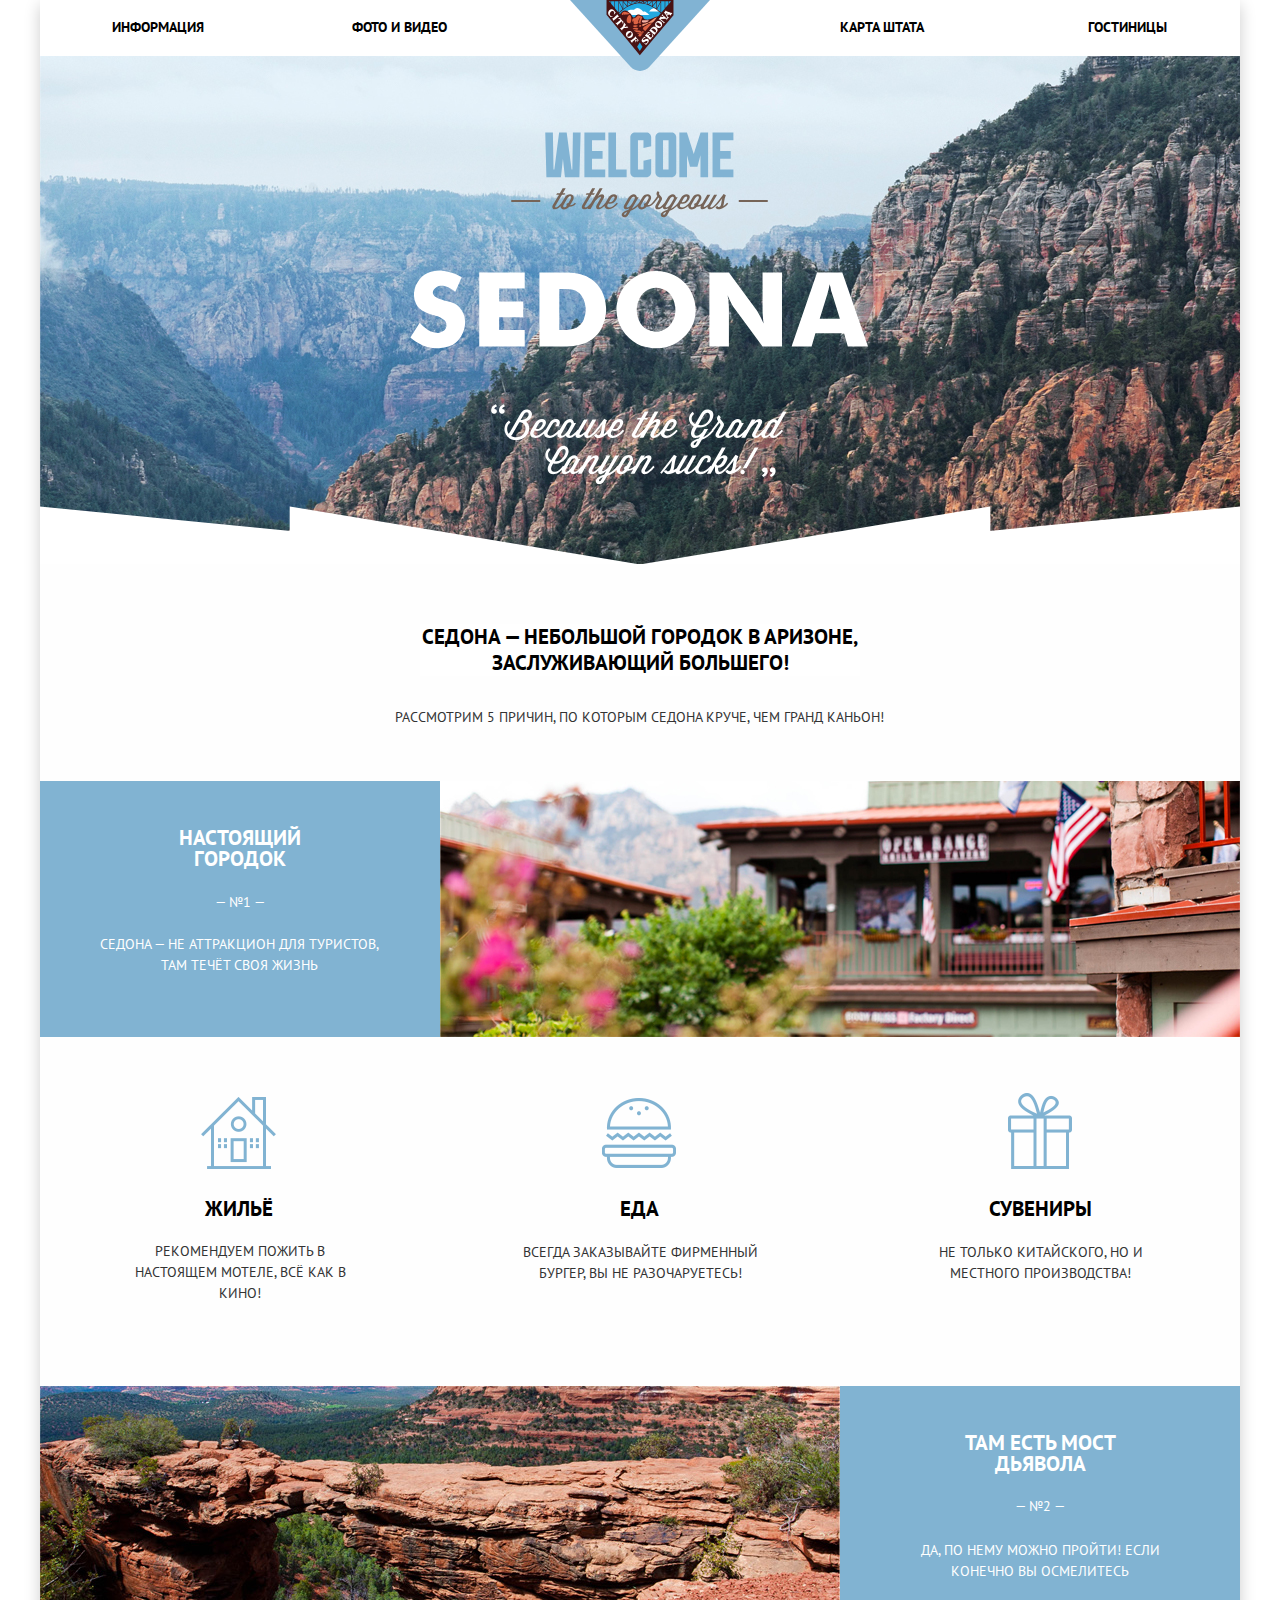
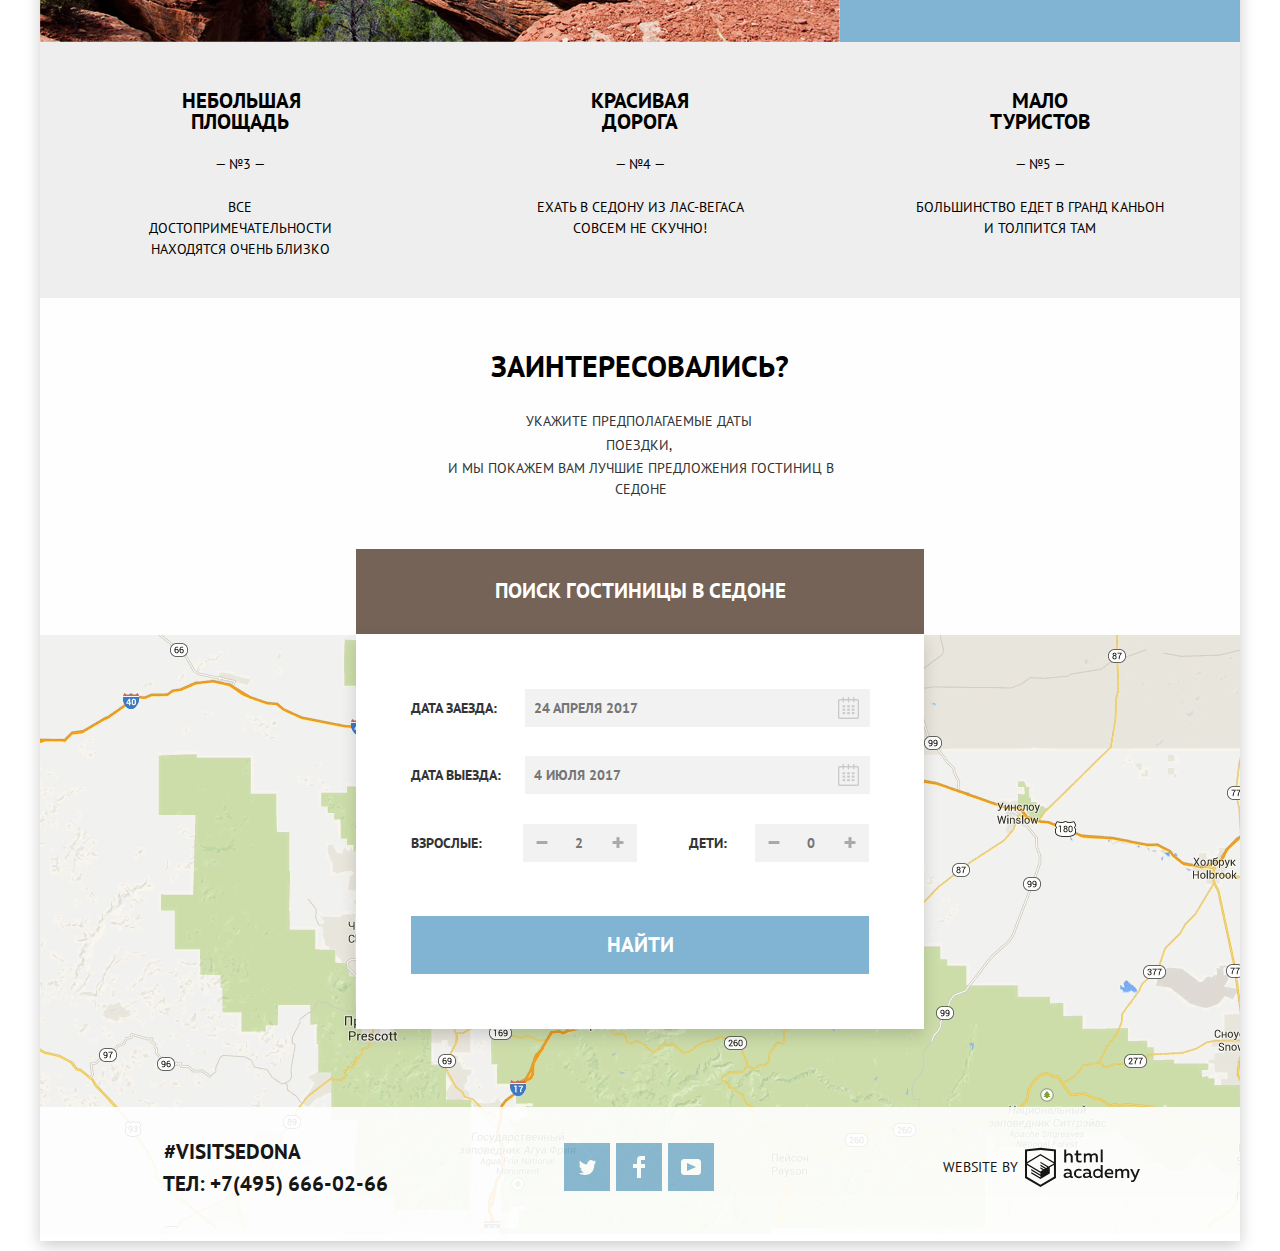
<file: index.html>
<!DOCTYPE html>
<html lang="ru">

<head>
  <meta charset="utf-8">
  <title>Седона</title>
  <link href="https://fonts.googleapis.com/css?family=PT+Sans:400,700&display=swap&subset=cyrillic" rel="stylesheet">
  <link rel="stylesheet" href="css/normalize.css">
  <link href="css/style-min.css" rel="stylesheet">
</head>

<body>
  <div class="container">
    <header class="main-header">
      <nav class="main-navigation">
        <a class="main-header-logo">
          <img src="img/logo-sedona.svg" width="140" height="71" alt="Логотип Седоны">
        </a>
        <ul class="site-navigation">
          <li class="menu-section info"><a href="#">Информация</a>
          </li>
          <li class="menu-section photo"><a href="#">Фото и видео</a>
          </li>
          <li class="menu-section map-state"><a href="#">Карта штата</a>
          </li>
          <li class="menu-section hotels"><a href="catalog.html">Гостиницы</a>
          </li>
        </ul>
      </nav>
    </header>
    <main>
      <div class="sedona-header">
        <h1 class="header-one">Седона — небольшой городок в Аризоне, заслуживающий большего!</h1>
        <section class="welcome-pic">
          <h2 class="visually-hidden">Добро пожаловать в Седону</h2>
          <img src="img/intro-welcome.svg" width="459" height="353" alt="Приветствие">
        </section>
      </div>
      <section class="reasons">
        <h2 class="reasons-header">Рассмотрим 5 причин, по которым Седона круче, чем гранд каньон!
         </h2>
      </section>
      <section class="advantages">
        <div class="advantage-description">
          <h2 class="advantage-header number-one">Настоящий городок</h2>
          <span class="advantage-number"> — №1 — </span>
          <p class="advantage-text text-one">Седона — не аттракцион для туристов, там течёт своя жизнь</p>
        </div>
        <div class="advantage-image">
          <img src="img/advantage-image1.jpg" width="800" height="256" alt="Настоящий городок">
        </div>
      </section>
      <section class="recommendations">
        <h2 class="visually-hidden">Рекомендации</h2>
        <div class="recommendations-list">
          <div class="recommendation-text one">
            <h2 class="recommendation-name">Жильё</h2>
            <p class="recommendations-explanation-one">Рекомендуем пожить в настоящем мотеле, всё как в кино!</p>
          </div>
          <div class="recommendation-text two">
            <h2 class="recommendation-name">Еда</h2>
            <p class="recommendations-explanation-two">Всегда заказывайте фирменный бургер, вы не разочаруетесь!</p>
          </div>
          <div class="recommendation-text three">
            <h2 class="recommendation-name">Сувениры</h2>
            <p class="recommendations-explanation-three">Не только китайского, но и местного производства!</p>
          </div>
        </div>
      </section>
      <section class="advantages stage-2">
        <div class="advantage-description">
          <h2 class="advantage-header number-two">Там есть Мост дьявола</h2>
          <span class="advantage-number"> — №2 — </span>
          <p class="advantage-text text-two">Да, по нему можно пройти! Если конечно вы осмелитесь</p>
        </div>
        <div class="advantage-image">
          <img src="img/advantage-image2.jpg" width="800" height="256" alt="Мост дьявола">
        </div>
      </section>
      <section class="advantages">
        <div class="advantage-description stage-3">
          <h2 class="advantage-header stage-3 number-three">Небольшая площадь</h2>  <span class="advantage-number"> — №3 — </span>
          <p class="advantage-text number-3">Все достопримечательности находятся очень близко</p>
        </div>
        <div class="advantage-description stage-3">
          <h2 class="advantage-header stage-3 number-four">Красивая дорога</h2>  <span class="advantage-number"> — №4 — </span>
          <p class="advantage-text number-4">Ехать в Седону из Лас-Вегаса совсем не скучно!</p>
        </div>
        <div class="advantage-description stage-3">
          <h2 class="advantage-header stage-3 number-five">Мало туристов</h2>  <span class="advantage-number"> — №5 — </span> 
          <p class="advantage-text number-5">Большинство едет в гранд каньон и толпится там</p>
        </div>
      </section>
      <section class="if-interested">
        <h3 class="if-interested-header">Заинтересовались?</h3>
        <p class="if-interested-dates">Укажите предполагаемые даты поездки,</p>
        <p class="if-interested-dates-second">и мы покажем вам лучшие предложения гостиниц в седоне</p> <a href="search.html" class="sedona-search">Поиск гостиницы в Седоне</a>
      </section>
      <section class="modal-map">
        <h2 class="visually-hidden">Как до нас добраться</h2>
        <iframe class="iframe" src="https://www.google.com/maps/embed?pb=!1m18!1m12!1m3!1d1998.6037999040354!2d30.322010416394033!3d59.938716271971415!2m3!1f0!2f0!3f0!3m2!1i1024!2i768!4f13.1!3m3!1m2!1s0x4696310fca5ba729%3A0xea9c53d4493c879f!2sBolshaya+Konyushennaya+ul.%2C+19%2C+Sankt-Peterburg%2C+Russia%2C+191186!5e0!3m2!1sen!2s!4v1441888483426" width="1200" height="593" allowfullscreen></iframe>
      </section>
      <section class="modal-search">
        <form class="hotels-search" method="post">
          <div class="date-in">
            <label for="date-in" class="date-space">Дата заезда:</label>
            <input type="text" id="date-in" name="date-in" class="search-fields search-fields-1 calendar" placeholder="24 апреля 2017" onfocus="(this.type='date')" onblur="(this.type='text')" required>
          </div>
          <div class="date-out">
            <label for="date-out" class="date-space">Дата выезда:</label>
            <input type="text" id="date-out" name="date-out" class="search-fields search-fields-2 calendar" placeholder="4 июля 2017" onfocus="(this.type='date')" onblur="(this.type='text')" required>
          </div>
          <div class="count-field">
            <div class="amount-of-adult">
              <label for="amount-of-adult" class="adult">Взрослые:</label>
              <button type="button" class="quantity-arrow-minus"></button>
              <input type="number" name="amount-of-adult" id="amount-of-adult" min="1" max="100" step="1" class="search-fields count search-fields-3" placeholder="2" required>
              <button type="button" class="quantity-arrow-plus"></button>
            </div>
            <div class="amount-of-children">
              <label for="amount-of-children" class="children">Дети:</label>
              <button type="button" class="quantity-arrow-minus kids-minus"></button>
              <input type="number" name="amount-of-children" id="amount-of-children" min="1" max="100" step="1" class="search-fields count search-fields-4" placeholder="0" required>
              <button type="button" class="quantity-arrow-plus kids-plus"></button>
            </div>
          </div>
          <button class="form-search" type="submit">Найти</button>
        </form>
      </section>
    </main>
    <footer class="main-footer index-footer">
      <h2 class="visually-hidden">Как с нами связаться</h2>
      <div class="footer">
        <div class="footer-contacts"> <a href="#" class="hashtag">#visitsedona</a>
          <span class="phone">Тел: <a href="tel:+74956660266">+7(495) 666-02-66</a></span>
        </div>
        <div class="footer-social">
          <h2 class="visually-hidden">Социальные сети</h2>
          <ul class="social-media">
            <li>
              <a class="social-button twitter" href="#">
                <img src="img/twitter.svg" width="17" height="15" alt="Твиттер">
              </a>
            </li>
            <li>
              <a class="social-button facebook" href="#">
                <img src="img/fb-icon.svg" width="12" height="22" alt="Фейсбук">
              </a>
            </li>
            <li>
              <a class="social-button youtube" href="#">
                <img src="img/youtube.svg" width="20" height="16" alt="Ютуб">
              </a>
            </li>
          </ul>
        </div>
        <div class="footer-copyright"> <span class="website-by">Website by</span>
          <a href="https://htmlacademy.ru/intensive/htmlcss" class="htmlacademy-image">
            <svg id="Layer_1" data-name="Layer 1" xmlns="http://www.w3.org/2000/svg" viewBox="0 0 108.08 36.85" width="115" height="41" class="courses-logo">
              <title>logo-htmlacademy-small1</title>
              <path d="M44.61,26.88a2,2,0,0,0,.55-0.1v1.33a3.25,3.25,0,0,1-1.18.21,1.67,1.67,0,0,1-1.67-1,4.84,4.84,0,0,1-3.14,1.08c-1.51,0-2.91-.83-2.91-2.55,0-2.13,2-2.79,3.71-2.79a11.08,11.08,0,0,1,2.17.25v-0.3c0-1-.76-1.77-2.19-1.77a7.42,7.42,0,0,0-3,.64v-1.7a10.21,10.21,0,0,1,3.19-.55c2.36,0,3.81,1.12,3.81,3.65v3a0.54,0.54,0,0,0,.49.59h0.17Zm-6.44-1.13A1.35,1.35,0,0,0,39.63,27h0.11a3.39,3.39,0,0,0,2.41-1V24.58a9.72,9.72,0,0,0-1.81-.21c-1,0-2.16.33-2.16,1.38h0Zm12.36-6.11a5,5,0,0,1,2.57.64V22a4.08,4.08,0,0,0-2.3-.7,2.75,2.75,0,1,0,0,5.49,5,5,0,0,0,2.43-.64v1.71a6.27,6.27,0,0,1-2.76.57A4.21,4.21,0,0,1,46,24.51q0-.21,0-0.41a4.32,4.32,0,0,1,4.18-4.46h0.38Zm12.17,7.24a2,2,0,0,0,.55-0.1v1.33a3.25,3.25,0,0,1-1.18.21,1.67,1.67,0,0,1-1.67-1,4.84,4.84,0,0,1-3.14,1.08c-1.51,0-2.91-.83-2.91-2.55,0-2.13,2-2.79,3.71-2.79a11.08,11.08,0,0,1,2.17.25v-0.3c0-1-.76-1.77-2.19-1.77a7.42,7.42,0,0,0-3,.64v-1.7a10.21,10.21,0,0,1,3.19-.55c2.36,0,3.81,1.12,3.81,3.65v3a0.54,0.54,0,0,0,.49.59h0.17Zm-6.44-1.13A1.35,1.35,0,0,0,57.73,27h0.11a3.39,3.39,0,0,0,2.41-1V24.58a9.72,9.72,0,0,0-1.81-.21c-1.06,0-2.16.33-2.16,1.38h0ZM73,16V28.2H71.35V26.88a3.88,3.88,0,0,1-3.19,1.54,4.4,4.4,0,0,1,0-8.78,3.81,3.81,0,0,1,3,1.3V16H73Zm-4.53,5.22a2.76,2.76,0,1,0,0,5.52A2.86,2.86,0,0,0,71.15,25V23A2.91,2.91,0,0,0,68.49,21.27ZM79,19.64c3.31,0,4.46,2.68,3.92,5.09H76.7c0.21,1.5,1.67,2.11,3.19,2.11a6.11,6.11,0,0,0,2.64-.59v1.6a7.14,7.14,0,0,1-3,.57C77,28.42,74.78,27,74.78,24a4.18,4.18,0,0,1,4-4.39H79Zm0.09,1.54a2.28,2.28,0,0,0-2.44,2.1v0.06H81.3A2,2,0,0,0,79.13,21.18Zm5.73,7V19.87h1.65v1a3.81,3.81,0,0,1,2.78-1.27A2.86,2.86,0,0,1,91.89,21a4.12,4.12,0,0,1,2.91-1.33A3.06,3.06,0,0,1,98,23V28.2h-1.9V23.05a1.59,1.59,0,0,0-1.42-1.75H94.42a2.8,2.8,0,0,0-2.07,1.12V28.2h-1.9V23.05A1.59,1.59,0,0,0,89,21.31H88.8a3,3,0,0,0-2.21,1.29v5.63H84.86Zm21.31-8.33h1.9l-3.91,9.46c-0.9,2.17-2.09,2.86-3.35,2.86a4.76,4.76,0,0,1-1.1-.14V30.46a2.86,2.86,0,0,0,.85.12c0.9,0,1.58-.64,2.07-1.9l0.17-.42-4-8.4h2l2.86,6.29ZM38.73,1.46V6.22a3.81,3.81,0,0,1,2.7-1.14,3.25,3.25,0,0,1,3.44,3.4v5.15H43V8.72a1.81,1.81,0,0,0-1.61-2h-0.3a2.93,2.93,0,0,0-2.32,1.39v5.52h-1.9V1.46h1.9ZM49.94,2.31v3h3V6.91h-3v3.81c0,1.1.5,1.46,1.58,1.46a4.49,4.49,0,0,0,1.69-.33v1.6A6.8,6.8,0,0,1,51,13.8a2.55,2.55,0,0,1-2.86-2.74V6.89H46.58V5.26h1.5V2.74Zm5.4,11.31V5.28H57v1A3.81,3.81,0,0,1,59.77,5a2.86,2.86,0,0,1,2.6,1.33A4.12,4.12,0,0,1,65.28,5,3.06,3.06,0,0,1,68.44,8.4v5.21h-1.9V8.46a1.59,1.59,0,0,0-1.42-1.75H64.89a2.8,2.8,0,0,0-2.07,1.12v5.78h-1.9V8.46A1.59,1.59,0,0,0,59.5,6.71H59.27A3,3,0,0,0,57.06,8v5.63H55.34ZM71.17,1.45H73V13.6H71.17V1.45ZM14.71,0H14.55L0,1.54V28.21l14.55,8.66,14.55-8.66V1.54Zm12.5,27.1L14.55,34.64,1.9,27.12V16.18l12.59,7.5V25L5.86,19.9v1.31l8.68,5.21v1.39L5.87,22.65V24l8.68,5.21,8.75-5.24V18.31L27.2,16V27.12Zm0-12.53-3.48,2-1.6,1L14.51,13v1.31L21,18.23H21l-0.14.09-1,.54-5.37-3.2V17l4.24,2.52-1,.67-3.2-1.9v1.31l2.1,1.24L14.5,22.1,2,14.65,14.51,7.11Zm0-1.32L14.49,5.76,1.91,13.25v-10L14.56,1.92,27.21,3.25v10h0Z" transform="translate(0 -0.02)" />
            </svg>
          </a>
        </div>
      </div>
    </footer>
  </div>
  <script src="js/script-min.js"></script>
</body>

</html>
</file>
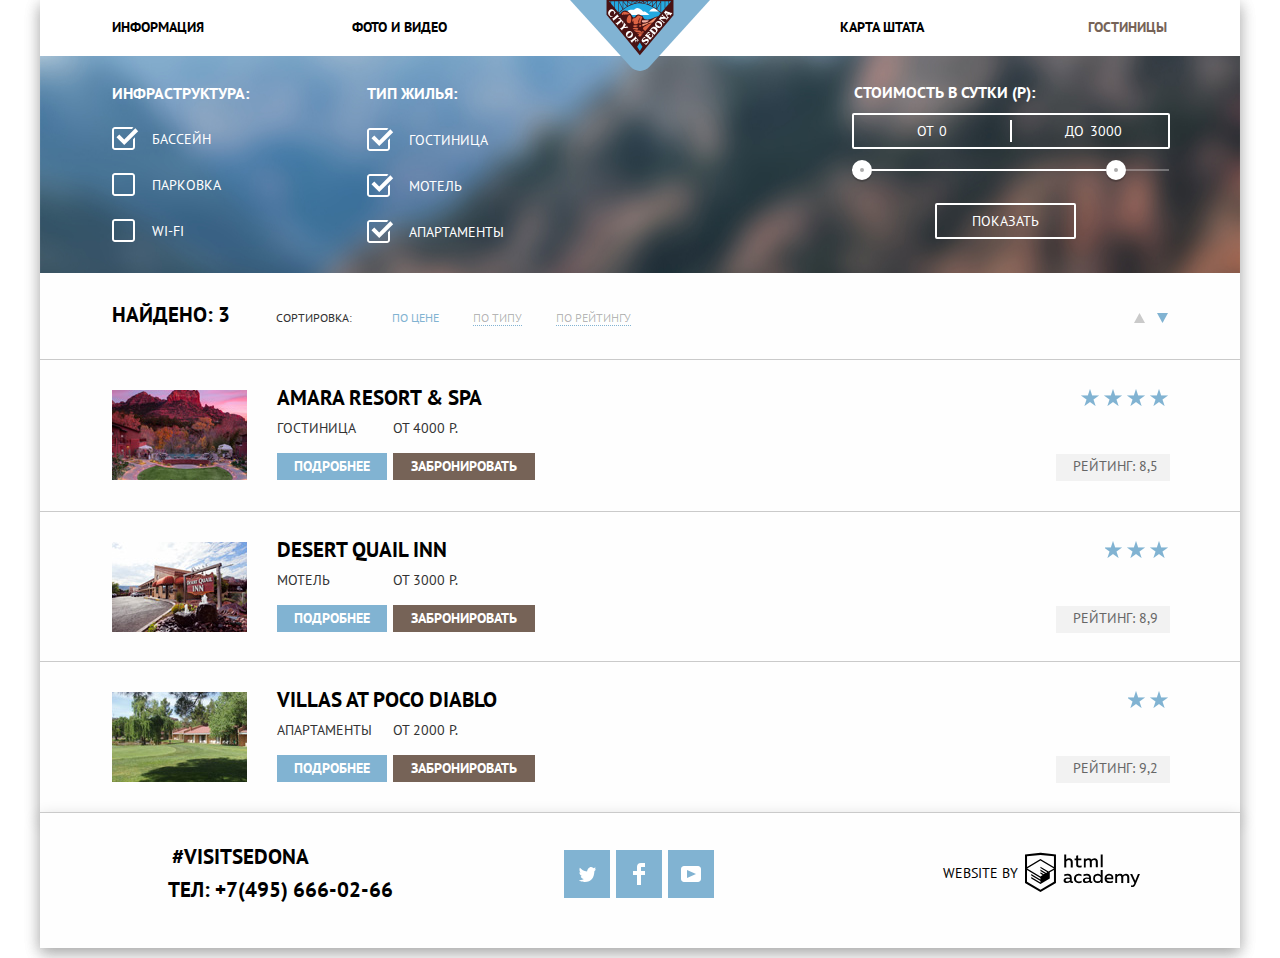
<file: catalog.html>
<!DOCTYPE html>
<html lang="ru">

<head>
  <meta charset="utf-8">
  <title>Седона</title>
  <link href="https://fonts.googleapis.com/css?family=PT+Sans:400,700&display=swap&subset=cyrillic" rel="stylesheet">
  <link rel="stylesheet" href="css/normalize.css">
  <link href="css/style-min.css" rel="stylesheet">
</head>

<body>
  <div class="container">
    <header class="main-header">
      <nav class="main-navigation">
        <a class="main-header-logo" href="index.html">
          <img src="img/logo-sedona.svg" width="140" height="71" alt="Логотип Седоны">
        </a>
        <ul class="site-navigation">
          <li class="menu-section info"><a href="#">Информация</a>
          </li>
          <li class="menu-section photo"><a href="#">Фото и видео</a>
          </li>
          <li class="menu-section map-state"><a href="#">Карта штата</a>
          </li>
          <li class="menu-section hotels"><a class="site-navigation-current">Гостиницы</a>
          </li>
        </ul>
      </nav>
    </header>
    <main class="container">
      <h1 class="visually-hidden">Каталог гостиниц</h1>
      <section class="filters">
        <h2 class="visually-hidden">Фильтр гостиниц</h2>
        <form class="filters-form" method="get" action="https://echo.htmlacademy.ru">
          <div class="filters-block">
            <fieldset>
              <legend class="filter-header-infrastructure">Инфраструктура:</legend>
              <ul class="infrastructure">
                <li class="filter-option">
                  <label class="check">
                    <input class="filter-input filter-input-checkbox visually-hidden" type="checkbox" name="filter-pool" id="filter-pool" checked> <span class="check-box"></span>
                    Бассейн</label>
                </li>
                <li class="filter-option">
                  <label class="check">
                    <input class="filter-input filter-input-checkbox visually-hidden" type="checkbox" name="filter-parking" id="filter-parking"> <span class="check-box"></span>
                    Парковка</label>
                </li>
                <li class="filter-option">
                  <label class="check-wifi">
                    <input class="filter-input filter-input-checkbox visually-hidden" type="checkbox" name="filter-wi-fi" id="filter-wi-fi"> <span class="check-box wifi"></span>
                    Wi-fi</label>
                </li>
              </ul>
            </fieldset>
            <fieldset>
              <legend class="filter-header-housing">Тип жилья:</legend>
              <ul class="type-of-housing">
                <li class="filter-option">
                  <label class="check-housing">
                    <input class="filter-input filter-input-checkbox visually-hidden" type="checkbox" name="filter-hotel" id="filter-hotel" checked> <span class="check-box option">
                  </span>
                    Гостиница</label>
                </li>
                <li class="filter-option">
                  <label class="check-housing">
                    <input class="filter-input filter-input-checkbox visually-hidden" type="checkbox" name="filter-motel" id="filter-motel" checked> <span class="check-box option"></span>
                    Мотель</label>
                </li>
                <li class="filter-option">
                  <label class="check-housing">
                    <input class="filter-input filter-input-checkbox visually-hidden" type="checkbox" name="filter-apartment" id="filter-apartment" checked> <span class="check-box option"></span>
                    Апартаменты</label>
                </li>
              </ul>
            </fieldset>
          </div>
        </form>
        <div class="filter-range">
          <div class="filter-range-title">Стоимость в сутки (р):</div>
          <div class="price-controls">
            <label class="min-price">от
              <input class="min" type="number" name="min-price" value="0">
            </label>
            <label class="max-price">до
              <input class="max" type="number" name="max-price" value="3000">
            </label>
          </div>
          <div class="range-controls">
            <div class="scale">
              <div class="bar"></div>
            </div>
            <div class="range-toggle range-toggle-min"></div>
            <div class="range-toggle range-toggle-max"></div>
          </div>
          <button class="btn-transparent" type="submit">Показать</button>
        </div>
      </section>
      <section class="sorting">
        <h2 class="visually-hidden">Сортировка</h2>
        <div class="sorting-block">
          <div class="results">
            <h2 class="results-header">Найдено: 3</h2>
          </div>
          <div class="sorting-menu"> <span class="sorting-name">Сортировка:</span>
            <ul class="list-menu">
              <li><a href="#" class="price buy">по цене</a>
              </li>
              <li><a href="#">по типу</a>
              </li>
              <li><a href="#">по рейтингу</a>
              </li>
            </ul>
          </div>
          <div class="sorting-de-ascending">
            <ul class="sorting-icon">
              <li>
                <a href="#">
                  <p class="visually-hidden">Кнопка вниз</p>
                  <svg xmlns="http://www.w3.org/2000/svg" width="11" height="10" viewBox="0 0 11 10" class="arrow-up">
                    <path fill="#231F20" d="M5.5 0L0 10h11z" />
                  </svg>
                </a>
              </li>
              <li>
                <a href="#">
                  <p class="visually-hidden">Кнопка вниз</p>
                  <svg xmlns="http://www.w3.org/2000/svg" width="11" height="10" viewBox="0 0 11 10" class="arrow-down down">
                    <path fill="#231F20" d="M5.5 10L0 0h11" />
                  </svg>
                </a>
              </li>
            </ul>
          </div>
        </div>
      </section>
      <h2 class="visually-hidden">Список гостиниц</h2>
      <article class="catalog-item">
        <div class="content-alignment">
          <div class="place-pic">
            <img src="img/hotel-picture1.jpg" width="135" height="90" alt="Гостиница Amara Resort & Spa">
          </div>
          <div class="place-info">
            <h2 class="place-name"><a href="#">Amara Resort & Spa</a></h2>
            <div class="place-wrap">
              <div class="place-type"> <span class="content-decor">Гостиница</span>
                <a class="more-details-button" href="#">Подробнее</a>
              </div>
              <div class="place-price"> <span class="content-decor">От 4000 Р.</span>
                <a class="booking-button" href="#">Забронировать</a> 
              </div>
            </div>
          </div>
        </div>
        <div class="rating">
          <p class="visually-hidden">4 звезды</p>
          <p class="star first"></p> <span class="rating-decor">Рейтинг: 8,5</span>
        </div>
      </article>
      <article class="catalog-item">
        <div class="content-alignment">
          <div class="place-pic">
            <img src="img/hotel-picture2.jpg" width="135" height="90" alt="Мотель Desert Quail Inn">
          </div>
          <div class="place-info">
            <h2 class="place-name"><a href="#">Desert Quail Inn</a></h2>
            <div class="place-wrap">
              <div class="place-type"> <span class="content-decor">Мотель</span>
                <a class="more-details-button" href="#">Подробнее</a>
              </div>
              <div class="place-price"> <span class="content-decor">От 3000 Р.</span>
                <a class="booking-button" href="#">Забронировать</a> 
              </div>
            </div>
          </div>
        </div>
        <div class="rating">
          <p class="visually-hidden">3 звезды</p>
          <p class="star second"></p> <span class="rating-decor">Рейтинг: 8,9</span>
        </div>
      </article>
      <article class="catalog-item item-villas">
        <div class="content-alignment">
          <div class="place-pic">
            <img src="img/hotel-picture3.jpg" width="135" height="90" alt="Апартаменты Villas at Poco Diablo">
          </div>
          <div class="place-info">
            <h2 class="place-name"><a href="#">Villas at Poco Diablo</a></h2>
            <div class="place-wrap">
              <div class="place-type"> <span class="content-decor">Апартаменты</span>
                <a class="more-details-button" href="#">Подробнее</a>
              </div>
              <div class="place-price"> <span class="content-decor">От 2000 Р.</span>
                <a class="booking-button" href="#">Забронировать</a> 
              </div>
            </div>
          </div>
        </div>
        <div class="rating">
          <p class="visually-hidden">2 звезды</p>
          <p class="star third"></p> <span class="rating-decor">Рейтинг: 9,2</span>
        </div>
      </article>
    </main>
    <footer class="catalog-footer">
      <h2 class="visually-hidden">Как с нами связаться</h2>
      <div class="footer footer-catalog">
        <div class="footer-contacts"> <a href="#" class="hashtag-catalog">#visitsedona</a>
          <span class="phone-catalog">Тел: <a href="tel:+74956660266">+7(495) 666-02-66</a></span>
        </div>
        <div class="footer-social">
          <h2 class="visually-hidden">Социальные сети</h2>
          <ul class="social-media social-media-catalog">
            <li>
              <a class="social-button twitter twitter-catalog" href="#">
                <img src="img/twitter.svg" width="17" height="15" alt="Твиттер">
              </a>
            </li>
            <li>
              <a class="social-button facebook facebook-catalog" href="#">
                <img src="img/fb-icon.svg" width="12" height="22" alt="Фейсбук">
              </a>
            </li>
            <li>
              <a class="social-button youtube" href="#">
                <img src="img/youtube.svg" width="20" height="16" alt="Ютуб">
              </a>
            </li>
          </ul>
        </div>
        <div class="footer-copyright footer-copyright-catalog"> <span class="website-by">Website by</span>
          <a href="https://htmlacademy.ru/intensive/htmlcss" class="htmlacademy-image">
            <svg id="Layer_1" data-name="Layer 1" xmlns="http://www.w3.org/2000/svg" viewBox="0 0 108.08 36.85" width="115" height="41" class="courses-logo">
              <title>logo-htmlacademy-small1</title>
              <path d="M44.61,26.88a2,2,0,0,0,.55-0.1v1.33a3.25,3.25,0,0,1-1.18.21,1.67,1.67,0,0,1-1.67-1,4.84,4.84,0,0,1-3.14,1.08c-1.51,0-2.91-.83-2.91-2.55,0-2.13,2-2.79,3.71-2.79a11.08,11.08,0,0,1,2.17.25v-0.3c0-1-.76-1.77-2.19-1.77a7.42,7.42,0,0,0-3,.64v-1.7a10.21,10.21,0,0,1,3.19-.55c2.36,0,3.81,1.12,3.81,3.65v3a0.54,0.54,0,0,0,.49.59h0.17Zm-6.44-1.13A1.35,1.35,0,0,0,39.63,27h0.11a3.39,3.39,0,0,0,2.41-1V24.58a9.72,9.72,0,0,0-1.81-.21c-1,0-2.16.33-2.16,1.38h0Zm12.36-6.11a5,5,0,0,1,2.57.64V22a4.08,4.08,0,0,0-2.3-.7,2.75,2.75,0,1,0,0,5.49,5,5,0,0,0,2.43-.64v1.71a6.27,6.27,0,0,1-2.76.57A4.21,4.21,0,0,1,46,24.51q0-.21,0-0.41a4.32,4.32,0,0,1,4.18-4.46h0.38Zm12.17,7.24a2,2,0,0,0,.55-0.1v1.33a3.25,3.25,0,0,1-1.18.21,1.67,1.67,0,0,1-1.67-1,4.84,4.84,0,0,1-3.14,1.08c-1.51,0-2.91-.83-2.91-2.55,0-2.13,2-2.79,3.71-2.79a11.08,11.08,0,0,1,2.17.25v-0.3c0-1-.76-1.77-2.19-1.77a7.42,7.42,0,0,0-3,.64v-1.7a10.21,10.21,0,0,1,3.19-.55c2.36,0,3.81,1.12,3.81,3.65v3a0.54,0.54,0,0,0,.49.59h0.17Zm-6.44-1.13A1.35,1.35,0,0,0,57.73,27h0.11a3.39,3.39,0,0,0,2.41-1V24.58a9.72,9.72,0,0,0-1.81-.21c-1.06,0-2.16.33-2.16,1.38h0ZM73,16V28.2H71.35V26.88a3.88,3.88,0,0,1-3.19,1.54,4.4,4.4,0,0,1,0-8.78,3.81,3.81,0,0,1,3,1.3V16H73Zm-4.53,5.22a2.76,2.76,0,1,0,0,5.52A2.86,2.86,0,0,0,71.15,25V23A2.91,2.91,0,0,0,68.49,21.27ZM79,19.64c3.31,0,4.46,2.68,3.92,5.09H76.7c0.21,1.5,1.67,2.11,3.19,2.11a6.11,6.11,0,0,0,2.64-.59v1.6a7.14,7.14,0,0,1-3,.57C77,28.42,74.78,27,74.78,24a4.18,4.18,0,0,1,4-4.39H79Zm0.09,1.54a2.28,2.28,0,0,0-2.44,2.1v0.06H81.3A2,2,0,0,0,79.13,21.18Zm5.73,7V19.87h1.65v1a3.81,3.81,0,0,1,2.78-1.27A2.86,2.86,0,0,1,91.89,21a4.12,4.12,0,0,1,2.91-1.33A3.06,3.06,0,0,1,98,23V28.2h-1.9V23.05a1.59,1.59,0,0,0-1.42-1.75H94.42a2.8,2.8,0,0,0-2.07,1.12V28.2h-1.9V23.05A1.59,1.59,0,0,0,89,21.31H88.8a3,3,0,0,0-2.21,1.29v5.63H84.86Zm21.31-8.33h1.9l-3.91,9.46c-0.9,2.17-2.09,2.86-3.35,2.86a4.76,4.76,0,0,1-1.1-.14V30.46a2.86,2.86,0,0,0,.85.12c0.9,0,1.58-.64,2.07-1.9l0.17-.42-4-8.4h2l2.86,6.29ZM38.73,1.46V6.22a3.81,3.81,0,0,1,2.7-1.14,3.25,3.25,0,0,1,3.44,3.4v5.15H43V8.72a1.81,1.81,0,0,0-1.61-2h-0.3a2.93,2.93,0,0,0-2.32,1.39v5.52h-1.9V1.46h1.9ZM49.94,2.31v3h3V6.91h-3v3.81c0,1.1.5,1.46,1.58,1.46a4.49,4.49,0,0,0,1.69-.33v1.6A6.8,6.8,0,0,1,51,13.8a2.55,2.55,0,0,1-2.86-2.74V6.89H46.58V5.26h1.5V2.74Zm5.4,11.31V5.28H57v1A3.81,3.81,0,0,1,59.77,5a2.86,2.86,0,0,1,2.6,1.33A4.12,4.12,0,0,1,65.28,5,3.06,3.06,0,0,1,68.44,8.4v5.21h-1.9V8.46a1.59,1.59,0,0,0-1.42-1.75H64.89a2.8,2.8,0,0,0-2.07,1.12v5.78h-1.9V8.46A1.59,1.59,0,0,0,59.5,6.71H59.27A3,3,0,0,0,57.06,8v5.63H55.34ZM71.17,1.45H73V13.6H71.17V1.45ZM14.71,0H14.55L0,1.54V28.21l14.55,8.66,14.55-8.66V1.54Zm12.5,27.1L14.55,34.64,1.9,27.12V16.18l12.59,7.5V25L5.86,19.9v1.31l8.68,5.21v1.39L5.87,22.65V24l8.68,5.21,8.75-5.24V18.31L27.2,16V27.12Zm0-12.53-3.48,2-1.6,1L14.51,13v1.31L21,18.23H21l-0.14.09-1,.54-5.37-3.2V17l4.24,2.52-1,.67-3.2-1.9v1.31l2.1,1.24L14.5,22.1,2,14.65,14.51,7.11Zm0-1.32L14.49,5.76,1.91,13.25v-10L14.56,1.92,27.21,3.25v10h0Z" transform="translate(0 -0.02)" />
            </svg>
          </a>
        </div>
      </div>
    </footer>
  </div>
</body>

</html>
</file>
<file: css/style-min.css>
html,body{margin:0;padding:0;font-family:"PT Sans","Arial",sans-serif;font-size:14px;line-height:21px;font-weight:400;color:#333;text-transform:uppercase;min-width:1200px;background-color:#fff}a{text-decoration:none}img{max-width:100%;height:auto}.visually-hidden{position:absolute;width:1px;height:1px;margin:-1px;border:0;padding:0;clip:rect(0 0 0 0);overflow:hidden}.container{width:1200px;height:auto;margin:0 auto;margin-bottom:10px;box-shadow:0px 5px 15px 0 rgba(0,1,1,0.2);background-color:#fefefe}.main-header-logo{display:block;width:140px;height:71px;position:absolute;margin-left:530px;z-index:1}.main-navigation{display:flex;position:absolute;background-color:#fff}.site-navigation{display:flex;flex-wrap:wrap;line-height:26px;margin:0;padding:0;text-indent:0;list-style:none;background-color:transparent;width:1200px;min-height:56px;position:relative}.site-navigation a{display:block;color:#000;vertical-align:middle;background-color:#fff}.menu-section{width:239px;font-size:14px;text-align:center;line-height:26px;font-weight:bold;margin-bottom:8px}.info{width:93px;height:12px;text-align:left;padding:14px 74px 22px 72px}.menu-section a:hover{color:#81b3d2}.menu-section a:active{color:rgba(0,0,0,0.3)}.photo{width:101px;height:12px;padding:14px 65px 22px 73px;text-align:left}.map-state{width:94px;height:10px;padding:14px 70px 22px 72px;margin-left:240px;text-align:right}.hotels{width:79px;height:12px;padding:14px 72px 22px 94px;text-align:right}a.site-navigation-current{color:#766357}.welcome-pic{width:1200px;height:564px;background-image:url("../img/polygon.png"), url("../img/bg.jpg");background-position:-1px 506px, top center;background-repeat:no-repeat no-repeat;background-color:#cacaca}.welcome-pic img{width:459px;height:353px;padding:132px 371px 22px 370px}.reasons-header{display:block;width:493px;font-style:normal;font-weight:400;font-size:14px;line-height:26px;text-align:center;margin:2px 350px 51px 353px}.header-one{width:440px;min-height:48px;text-align:center;font-size:21px;line-height:26px;color:#000;margin-left:380px;margin-top:60px;margin-bottom:26px;background-color:#fff}.sedona-header{display:flex;flex-direction:column-reverse}.advantage-header{font-size:21px;color:#fff;text-align:center}.advantage-number{width:52px}.advantage-description{width:400px;background-color:#81b3d2;text-align:center}.number-one{width:122px;margin-top:46px;margin-bottom:23px;margin-left:auto;margin-right:auto}.number-two{width:151px;margin-top:46px;margin-bottom:22px;margin-left:auto;margin-right:auto}.advantages{color:#fff;display:flex;min-height:256px}.advantage-image{width:800px;height:256px;background-color:#cacaca}.advantage-text{margin-top:21px;margin-left:auto;margin-right:auto}.text-one{width:280px;margin-left:59px}.text-two{width:304px;margin-top:23px;margin-left:48px;margin-right:49px}.recommendations-list{display:flex;justify-content:space-between;margin-left:73px;margin-right:63px;text-align:center;position:relative}.recommendation-name{font-size:21px;color:#000;line-height:21px;font-weight:bold}.one>.recommendation-name{margin-top:161px;margin-left:91px;margin-right:93px;text-align:center}.one::before{content:url(../img/icon-1.png);position:absolute;left:88px;margin-top:60px;width:75px;height:72px}.recommendations-explanation-one{width:254px;margin-top:22px;text-align:center;margin-bottom:80px}.two>.recommendation-name{margin-bottom:23px;margin-top:161px;margin-left:24px;margin-right:16px;text-align:center}.two::before{content:url(../img/icon-3.png);position:absolute;left:489px;margin-top:61px;width:74px;height:70px}.recommendations-explanation-two{width:285px;margin-top:22px;margin-left:10px;text-align:center;margin-bottom:80px}.three>.recommendation-name{margin-bottom:23px;margin-top:161px;text-align:center}.three::before{content:url(../img/icon-2.png);position:absolute;left:895px;margin-top:56px;width:64px;height:76px}.recommendations-explanation-three{width:273px;text-align:center;margin-top:22px;margin-bottom:80px}.social-media,.infrastructure,.type-of-housing{list-style-type:none}.results{width:236px;color:#000;font-size:14px;line-height:26px;text-align:left;margin-top:10px;margin-left:72px}.list-menu{display:flex;justify-content:space-between;margin-top:32px;list-style:none}.list-menu a{color:#000;font-size:12px;line-height:18px;color:rgba(0, 0, 0, 0.3);margin-right:34px;border-bottom:1px dotted #81b3d2}.list-menu a:hover{color:#81b3d2;border-bottom:1px dotted #81b3d2}.list-menu a:active{color:#000;list-style:none;border-bottom:none}.place-name{width:100%;min-height:16px;margin-top:25px;margin-bottom:2px}.place-name a{font-size:21px;line-height:26px;color:#000;font-weight:bold;text-align:left}.place-name a:hover, .place-name a:focus{color:#81b3d2}.place-name a:active{color:rgba(0,0,0,0.3)}.catalog-item{display:flex;justify-content:space-between;margin-right:0px;margin-left:0px;margin-top:11px;border-top:1px solid #cacaca;margin-bottom:-16px}.item-villas{margin-top:9px}.rating{margin-right:70px}.content-alignment{display:flex;min-height:150px;justify-content:row}.place-pic img{width:135px;height:90px;margin-top:30px;margin-bottom:30px;margin-left:72px}.place-info{width:800px;margin-left:35px}.place-type,.place-price{display:flex;flex-direction:column;min-height:100px}.place-wrap{display:flex;justify-content:flex-start}.more-details-button,.booking-button{margin-top:18px;margin-right:6px}.more-details-button{width:76px;height:15px;font-size:14px;background-color:#81b3d2;color:#fff;padding:3px 17px 9px 17px;text-align:center;margin:0;margin-right:6px;margin-top:7px;font-weight:bold}.more-details-button:hover,.more-details-button:focus{background-color:#669ec0}.more-details-button:active{background-color:#669ec0;color:rgba(255,255,255,0.3)}.booking-button{display:block;color:white;background-color:#766357;width:142px;height:24px;font-size:14px;padding-top:3px;text-align:center;margin-top:7px;font-weight:bold}.booking-button:hover,.booking-button:focus{background-color:#604e43}.booking-button:active{background-color:#604e43;color:rgba(255,255,255,0.3)}.content-decor{color:#333;margin-top:5px;margin-bottom:7px;padding:0}.rating-decor{display:block;color:#666;background-color:#f2f2f2;width:110px;min-height:25px;text-align:center;margin-left:0px;padding-left:4px;padding-top:2px}.stage-2{flex-direction:row-reverse;margin-top:2px}.stage-3{width:1200px;background-color:#eee;color:#000}.number-three{width:117px;margin-top:48px;margin-bottom:22px;margin-left:auto;margin-right:auto}.number-3{width:208px;margin-top:22px}.number-four{width:100px;margin-top:48px;margin-bottom:22px;margin-left:auto;margin-right:auto}.number-4{width:262px;margin-top:22px}.number-five{width:100px;margin-top:48px;margin-bottom:22px;margin-left:auto;margin-right:auto}.number-5{width:249px;margin-top:22px}.sedona-search{display:block;background-color:#766357;width:568px;font-size:21px;font-weight:bold;line-height:26px;white-space:nowrap;min-height:57px;text-align:center;padding-top:29px;margin-left:-67px;color:#fff}.sedona-search:hover,.sedona-search:focus{background-color:#604e43}.sedona-search:active{color:rgba(255,255,255,0.3);background-color:#503e33}.if-interested{display:block;text-align:center;width:434px;margin-left:383px;margin-top:50px}.if-interested-header{font-size:30px;color:#000;line-height:36px;font-weight:bold;text-align:center}.if-interested-dates{width:295px;margin-top:-5px;margin-left:68px;line-height:24px;text-align:center}.if-interested-dates-second{display:block;margin-top:-13px;width:435px;margin-bottom:49px}@keyframes bounce{0%{transform:translateY(-2000px)}70%{transform:translateY(30px)}90%{transform:translateY(-10px)}100%{transform:translateY(0)}}@keyframes shake{0%,100%{transform:translateX(100)}10%,30%,50%,70%,90%{transform:translateX(-10px)}20%,40%,60%,80%{transform:translateX(10px)}}.modal-search{position:relative}.hotels-search{left:50%;top:-600px;transform:translateX(-50%);position:absolute;box-shadow:0px 7px 15px 0 rgba(0, 1, 1, 0.15);background-color:#fff;flex-wrap:wrap;font-size:14px;font-weight:bold}.hotels-search input:focus{box-shadow:inset 0px 0px 0px 2px #e5e5e5}.modal-show{display:block;animation:bounce 0.6s}.modal-error{animation:shake .5s ease-in-out;animation-fill-mode:forwards}.shake{animation:shake .5s ease-in-out;animation-fill-mode:forwards}.date-in{display:flex;height:38px;padding-top:55px}.date-out{display:flex;height:38px;padding-top:29px}.search-fields{box-sizing:border-box;width:345px;padding-left:9px;margin-left:19px;font:inherit;font-weight:bold;color:#000;text-transform:uppercase;background-color:#f2f2f2;border:none}.search-fields:hover{background-color:#ebebeb}.search-fields:focus{background-color:#fff;border:2px solid #e5e5e5}.calendar{background-image:url("../img/calendar.png");background-position:313px center;background-repeat:no-repeat}.calendar:hover{background-image:url("../img/calendar2.png")}.calendar:active{background-image:url("../img/calendar3.png")}.count{box-sizing:border-box;width:38px;height:38px;font:inherit;color:#000;padding-left:0;text-transform:uppercase;background-color:#f2f2f2;border:none;font-weight:bold;text-align:center}.count-field{display:flex;flex-direction:row}.date-space{width:95px;height:12px;font-weight:bold;margin-top:9px;margin-left:55px}.amount-of-adult{display:flex;margin-top:30px}.adult{margin-top:9px;margin-left:55px;margin-right:16px;font-weight:bold}.amount-of-children{display:flex;margin-top:30px}.children{margin-top:9px;margin-left:52px;margin-right:3px;font-weight:bold}input[type=number]::-webkit-inner-spin-button,input[type=number]::-webkit-outer-spin-button{-webkit-appearance:none;-moz-appearance:none;appearance:none;margin:0}input[type=number]{-moz-appearance:textfield}.quantity-arrow-minus{width:38px;height:38px;margin-right:-19px;margin-left:25px;background-color:#f2f2f2;position:relative;border:none}.quantity-arrow-minus::before{content:url(../img/minus.png);position:absolute;left:50%;top:7px;transform:translateX(-50%)}.quantity-arrow-minus:hover::before{content:url(../img/minus2.png);background-color:#f2f2f2}.quantity-arrow-minus:active::before{content:url(../img/minus3.png);background-color:#f2f2f2}.kids-minus::before{content:url(../img/minus.png);position:absolute;left:50%;top:7px;transform:translateX(-50%)}.kids-minus:hover::before{content:url(../img/minus2.png);background-color:#f2f2f2}.kids-minus:active::before{content:url(../img/minus3.png);background-color:#f2f2f2}.quantity-arrow-plus{width:38px;height:38px;background-color:#f2f2f2;text-align:center;position:relative;border:none}.kids-plus{margin-right:25px}.kids-plus::after{content:url(../img/plus.png);position:absolute;left:50%;top:11px;transform:translateX(-50%)}.kids-plus:hover::after{content:url(../img/plus2.png);background-color:#f2f2f2}.kids-plus:active::after{content:url(../img/plus3.png);background-color:#f2f2f2}.quantity-arrow-plus::after{content:url(../img/plus.png);position:absolute;left:50%;top:11px;transform:translateX(-50%)}.quantity-arrow-plus:hover::after{content:url(../img/plus2.png);background-color:#f2f2f2}.quantity-arrow-plus:active::after{content:url(../img/plus3.png);background-color:#f2f2f2}.modal-map{top:2165px;z-index:1;background-image:url(../img/map.png);background-color:#cacaca;margin:0}.iframe{border:none}a.buy{color:#81b3d2;border-color:transparent}a>.down path{fill:#81b3d2}.filters{display:flex;background-color:#cacaca;background-image:url("../img/filter-background.jpg");background-position:top center;background-repeat:no-repeat}.filters-block{display:flex;justify-content:space-between;flex-direction:row;margin-top:83px;margin-right:79px;margin-left:59px;margin-bottom:-4px}.filters-block fieldset{border:none}.filter-header-infrastructure,.filter-header-housing{font-size:16px;line-height:21px;color:#fff;text-align:left;font-weight:bold}.filter-header-infrastructure{width:139px;margin-bottom:6px}.filter-header-housing{width:92px;margin-bottom:7px;margin-left:91px;white-space:nowrap}.filter-option{font-size:14px;line-height:21px;color:#fff;text-align:left;margin-bottom:25px;position:relative}.type-of-housing{margin-left:91px}.type-of-housing label{margin-left:2px}.check-box{width:23px;height:23px;background-image:url(../img/checkbox-off.svg);position:absolute;left:-40px;top:-2px}.filter-input:focus+.check-box{outline:2px solid #bf1818}.filter-input:checked+.check-box{width:27px;height:23px;background-image:url(../img/checkbox-on.svg)}.filter-input:disabled+.check-box{background-image:url(../img/checkbox-off-3.svg)}.filter-input:checked:disabled+.check-box{width:27px;height:23px;background-image:url(../img/checkbox-on-2.svg)}.filter-range{margin-left:260px}.sorting{min-height:73px;margin:0;padding:0}.sorting-name{font-size:12px;line-height:18px;margin-top:34px;margin-left:-118px}.sorting-menu{display:flex;justify-content:row;width:355px;min-height:73px;margin-left:-300px}.price:active{color:#81b3d2;border:none}.sorting{margin-top:2px}.sorting-block{display:flex;justify-content:space-between}.sorting-de-ascending ul{list-style:none}.sorting-de-ascending{margin-top:19px}.sorting-icon{display:flex;justify-content:space-between;margin-right:60px}.sorting-icon li{padding-right:12px}.arrow-up path{fill:#cacaca}.arrow-up:hover path{fill:#000}.arrow-up:active path{fill:#81b3d2}.courses-logo:hover path{fill:#81b3d2}.courses-logo:active path{fill:#bdbbbc}.star{background-color:#fff;background-image:url("../img/star.png");background-position:top right;background-repeat:repeat;width:18px;height:17px;margin-bottom:48px;margin-left:auto;margin-right:-1px;margin-top:29px}.first{width:90px}.second{width:66px}.third{width:43px}.form-search{width:458px;height:58px;font-size:21px;line-height:26px;font-weight:bold;text-align:center;color:#fff;text-transform:uppercase;background-color:#81b3d2;border:none;margin-top:54px;margin-left:55px;margin-right:55px;margin-bottom:55px}.form-search:hover,.form-search:focus{background-color:#669ec0}.form-search:active{color:rgba(255,255,255,0.3);background-color:#5496bd}.filter-range{width:314px;margin-top:82px;color:#fff;text-transform:uppercase}.filter-range-title{margin-bottom:10px;margin-left:-1px;font-weight:600;font-size:16px;line-height:21px}.price-controls{position:relative;width:314px;height:32px;margin-left:-3px;margin-bottom:20px;font-size:0;border:2px solid #fff;border-radius:2px}.price-controls::after{content:"";position:absolute;top:50%;left:50%;width:2px;height:22px;background:#fff;transform:translate(-50%, -50%)}.price-controls label{display:inline-block;font-size:14px;line-height:38px;vertical-align:top;cursor:pointer}.price-controls .min-price{width:90px;padding-left:63px;margin-top:-4px}.price-controls .max-price{width:90px;padding-left:58px;margin-top:-4px}.price-controls input{width:50px;min-height:32px;margin:0;color:inherit;font:inherit;background:none;border:none}.range-controls{position:relative;margin-left:-3px;margin-bottom:32px}.range-controls .scale{height:2px;background:rgba(255, 255, 255, 0.3)}.range-controls .bar{width:80%;height:2px;background:#fff}.range-toggle{position:absolute;top:-9px;width:4px;height:4px;background:#ababab;border:8px solid #fff;border-radius:50%;box-shadow:0 2px 1px 0 rgba(0,1,1,0.2);cursor:pointer}.range-toggle:hover{width:6px;height:6px;border-radius:50%;background:#1c4f80}.range-toggle-min{left:0}.range-toggle-max{left:80%}.btn-transparent{display:block;margin:0 auto;padding:6px 35px;margin-left:80px;font-size:14px;line-height:20px;color:#fff;text-transform:uppercase;background:transparent;border:2px solid #fff;border-radius:2px;cursor:pointer}.btn-transparent:hover{color:#000;background:#fff}.footer{display:flex;justify-content:space-between;align-items:center}.footer-social{width:400px;align-items:center}.footer-contacts{display:flex;flex-direction:column;width:400px;align-items:center;margin-top:-16px;font-size:21px;line-height:26px;font-weight:bold}.main-footer{position:relative;background-color:#fff;margin-top:-127px}.index-footer{opacity:0.9}.catalog-footer{align-items:center;background-color:#fefefe;-moz-box-shadow:0px 5px 15px 0 rgba(0, 1, 1, 0.2);-webkit-box-shadow:0px 5px 15px 0 rgba(0, 1, 1, 0.2);box-shadow:0px 5px 15px 0 rgba(0, 1, 1, 0.2);border-top:1px solid #cacaca}.footer-catalog{margin-top:-12px}.social-media{display:flex;justify-content:row;align-items:center;min-height:48px;flex-wrap:wrap;list-style:none}.social-media-catalog{margin-top:27px;margin-left:10px}.social-button{display:block;width:46px;height:48px;text-align:center;background-color:#81b3d2;margin-top:36px;margin-bottom:36px}.social-button:hover,.social-button:focus{background-color:#669ec0}.social-button:active{background-color:#5496bd}.social-button img:active{opacity:0.3}.footer-copyright{display:flex;width:400px;align-items:center;line-height:26px;color:#000;margin-top:-5px}.footer-copyright-catalog{width:400px;min-height:120px;margin-top:6px}.twitter{margin-top:22px;margin-right:6px;margin-left:84px}.twitter img{width:17px;height:15px;padding-top:17px}.facebook{margin-right:6px;margin-top:22px}.facebook img{width:12px;height:22px;padding-top:13px}.youtube{margin-top:22px}.youtube img{width:20px;height:16px;padding-top:16px}.twitter-catalog{margin-left:74px;margin-right:6px}.facebook-catalog{margin-right:6px}.hashtag{width:136px;height:16px;margin-left:-17px;padding-top:30px;padding-bottom:16px;color:#000}.hashtag-catalog{width:136px;min-height:16px;padding-top:24px;padding-bottom:7px;color:#000}.phone{width:223px;height:20px;margin-left:152px;padding-bottom:32px;white-space:nowrap;padding-right:84px;color:#000}.phone a{color:#000}.phone-catalog{width:223px;min-height:20px;padding-left:79px;padding-bottom:10px;white-space:nowrap;color:#000}.phone-catalog a{color:#000}.courses-logo{width:115px;height:41px;padding-top:39px;padding-bottom:40px;margin-left:8px;margin-right:101px}.website-by{width:74px;height:11px;margin-left:103px;margin-top:-22px;padding-top:14px;padding-bottom:16px;white-space:nowrap}
</file>
